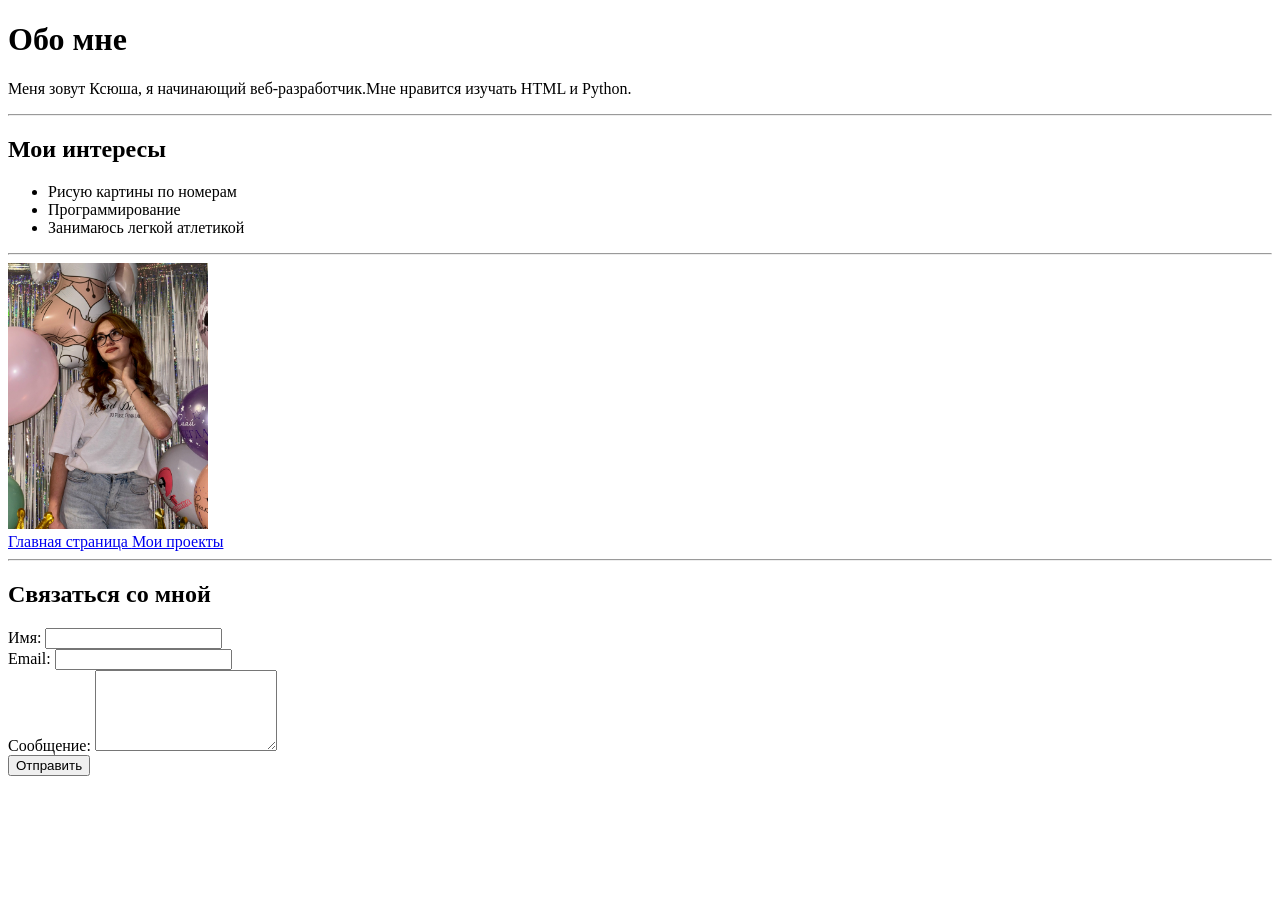
<file: laba1/index.html>
<!DOCTYPE html>
<html lang="ru">
<head>
    <meta charset="UTF-8">
    <title>Title</title>
</head>
<body>
    <h1> Обо мне</h1>
        <p> Меня зовут Ксюша, я начинающий веб-разработчик.Мне нравится изучать HTML и Python.</p>
    <hr>
    <h2>Мои интересы</h2>
    <ul>
        <li>Рисую картины по номерам</li>
        <li>Программирование</li>
        <li>Занимаюсь легкой атлетикой</li>
    </ul>
    <hr>
    <img src = "../.idea/gg.jpg" alt = "Фотография милашки" width = "200">
    <nav>
        <a href ="index.html"> Главная страница </a>
        <a href ="progect.html"> Мои проекты</a>
    </nav>
    <hr>
    <h2>Связаться со мной</h2>
    <form action="/send-message.php" method="post">
        <label>Имя: <input type="text" name="name" required></label><br>
        <label>Email: <input type="email" name="email" required></label><br>
        <label>Сообщение: <textarea name="message" rows="5"></textarea></label><br>
        <input type="submit" value="Отправить">
    </form>
</body>
</html>
</file>
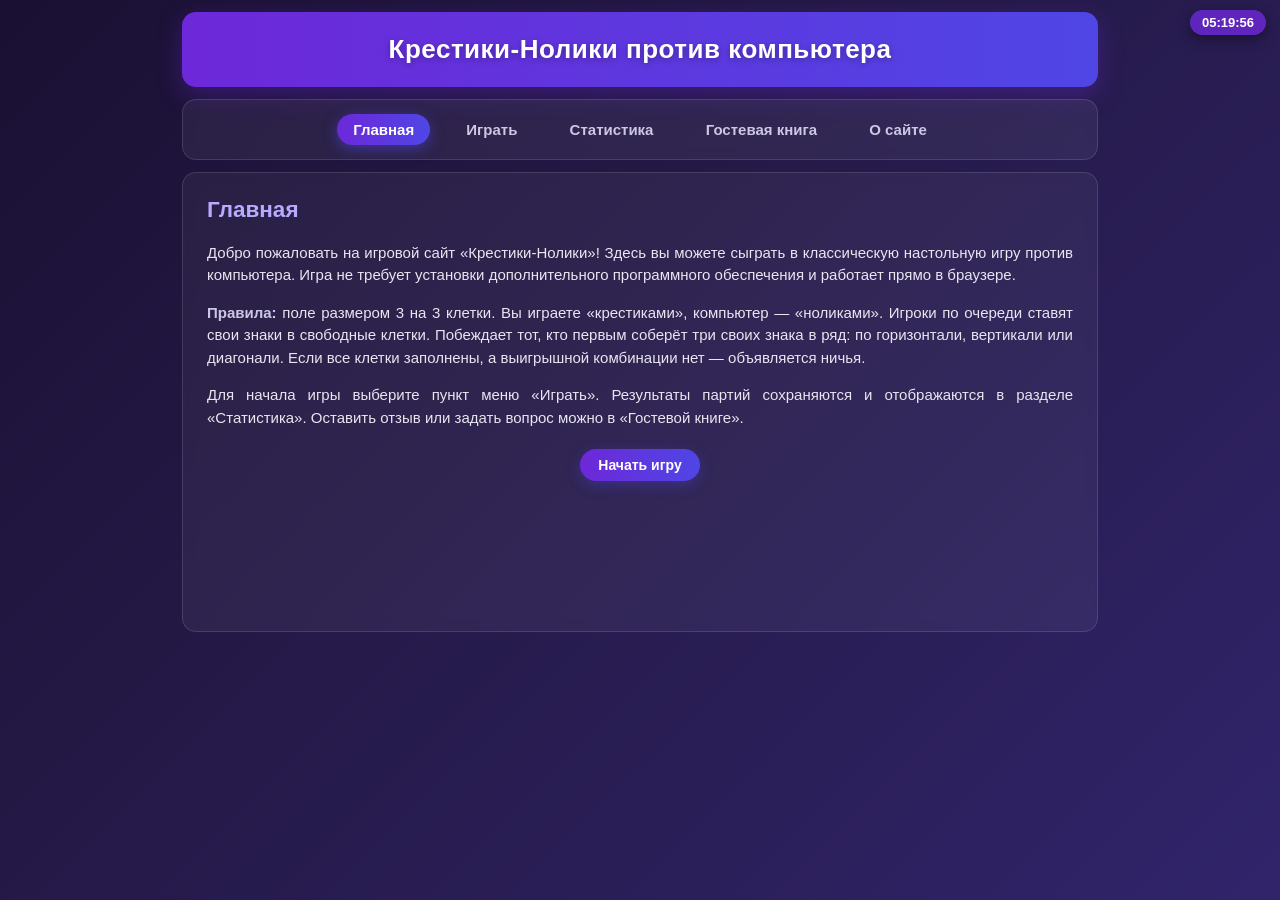
<file: Курсовая_Крестики-Нолики/index.html>
<!DOCTYPE html>
<html lang="ru">
<head>
<meta charset="utf-8">
<title>Крестики-Нолики против компьютера</title>
<style>
/* ===== Новый дизайн: тёмная тема с сине-фиолетовым акцентом ===== */
* { box-sizing: border-box; }
body {
  margin: 0;
  background: linear-gradient(135deg, #1a1033 0%, #241946 40%, #31246b 100%);
  background-attachment: fixed;
  font-family: "Segoe UI", Arial, sans-serif;
  font-size: 15px;
  color: #e8e6f0;
}
.wrap { max-width: 940px; margin: 0 auto; padding: 12px; }

/* Шапка */
.shapka {
  background: linear-gradient(90deg, #6d28d9, #4f46e5);
  color: #ffffff;
  text-align: center;
  padding: 22px;
  border-radius: 14px;
  box-shadow: 0 8px 24px rgba(109, 40, 217, 0.35);
}
.shapka h1 { margin: 0; font-size: 26px; letter-spacing: 0.5px; font-weight: 700; text-shadow: 0 2px 6px rgba(0,0,0,0.3); }

/* Меню */
.menu {
  background: rgba(255,255,255,0.06);
  border: 1px solid rgba(255,255,255,0.12);
  padding: 10px;
  text-align: center;
  margin-top: 12px;
  border-radius: 14px;
  backdrop-filter: blur(6px);
}
.menu a {
  display: inline-block;
  color: #cdc7e6;
  text-decoration: none;
  margin: 4px 8px;
  font-weight: 600;
  padding: 7px 16px;
  border-radius: 20px;
  transition: all 0.2s;
}
/* Динамический эффект CSS: изменение ссылки при наведении */
.menu a:hover { color: #fff; background: linear-gradient(90deg, #6d28d9, #4f46e5); }
.menu a.active { background: linear-gradient(90deg, #6d28d9, #4f46e5); color: #fff; box-shadow: 0 4px 14px rgba(79,70,229,0.5); }

/* Контент */
.content {
  background: rgba(255,255,255,0.05);
  border: 1px solid rgba(255,255,255,0.12);
  border-radius: 14px;
  margin-top: 12px;
  padding: 24px;
  min-height: 460px;
  backdrop-filter: blur(6px);
}
.content h2 { color: #b7aaff; margin-top: 0; font-weight: 700; }
.content p  { text-align: justify; line-height: 1.5; }
.content b { color: #cdc7e6; }
.content ul li { margin: 6px 0; }

/* Часы (динамический эффект через JS) */
.clock {
  position: fixed; top: 10px; right: 14px;
  color: #fff; font-weight: 600; font-size: 13px;
  background: rgba(109,40,217,0.8); padding: 5px 12px; border-radius: 20px;
  box-shadow: 0 4px 14px rgba(0,0,0,0.4);
  z-index: 50;
}

/* ===== Игровое поле ===== */
.board { text-align: center; margin-top: 12px; }
.board-row { display: flex; justify-content: center; flex-wrap: wrap; }
.cell {
  width: 110px; height: 110px;
  margin: 5px;
  background: rgba(0,0,0,0.25);
  border: 2px solid rgba(183,170,255,0.4);
  border-radius: 14px;
  font-size: 68px; line-height: 106px;
  text-align: center; cursor: pointer;
  color: #b7aaff; font-weight: 700;
  user-select: none;
  transition: all 0.15s;
}
.cell:hover:not(.filled) { background: rgba(109,40,217,0.25); border-color: #8b5cf6; transform: scale(1.03); }
.cell.filled { cursor: default; }
.cell.comp { color: #f472b6; }
.status { font-size: 18px; font-weight: 700; color: #e0d9ff; text-align: center; margin: 14px 0 4px; min-height: 24px; }
.score { font-size: 16px; color: #cdc7e6; text-align: center; margin-bottom: 6px; font-weight: 600; }
.player-bar { text-align: center; margin: 12px 0; }
.player-bar input {
  padding: 7px 10px; font-size: 14px;
  border: 1px solid rgba(183,170,255,0.4); border-radius: 8px;
  background: rgba(0,0,0,0.3); color: #fff; font-family: inherit; outline: none;
}
.player-bar input:focus { border-color: #8b5cf6; }
.btn {
  padding: 8px 18px; font-size: 14px; font-family: inherit; font-weight: 600;
  background: linear-gradient(90deg, #6d28d9, #4f46e5);
  color: #fff; border: none; border-radius: 20px;
  cursor: pointer; transition: all 0.2s; box-shadow: 0 4px 14px rgba(79,70,229,0.35);
}
.btn:hover { transform: translateY(-1px); filter: brightness(1.1); }
.btn.grey { background: rgba(255,255,255,0.15); color: #cdc7e6; box-shadow: none; }
.btn.grey:hover { background: rgba(255,255,255,0.25); color: #fff; }

/* ===== Таблицы ===== */
table.stats { width: 100%; border-collapse: collapse; margin-top: 12px; }
table.stats th, table.stats td { border: 1px solid rgba(183,170,255,0.25); padding: 7px 8px; text-align: center; }
table.stats th { background: rgba(109,40,217,0.35); color: #e0d9ff; }
table.stats tr:nth-child(even) td { background: rgba(255,255,255,0.04); }

/* ===== Гостевая книга ===== */
.guest-form { max-width: 480px; margin: 12px auto 0; }
.guest-form label { display: block; margin: 8px 0 2px; color: #b7aaff; font-weight: 600; }
.guest-form input, .guest-form textarea {
  width: 100%; padding: 7px 10px; font-size: 14px; font-family: inherit;
  border: 1px solid rgba(183,170,255,0.4); border-radius: 8px;
  background: rgba(0,0,0,0.3); color: #fff; outline: none;
}
.guest-form input:focus, .guest-form textarea:focus { border-color: #8b5cf6; }
.guest-form .btn { margin-top: 12px; }
.guest-list { margin-top: 18px; }
.guest-item {
  background: rgba(255,255,255,0.06); border: 1px solid rgba(255,255,255,0.1);
  border-radius: 12px; padding: 12px 14px; margin-bottom: 10px;
}
.guest-item .gname { font-weight: 700; color: #b7aaff; }
.guest-item .gd { font-size: 12px; color: #8b86a3; }
.guest-item .gmsg { margin-top: 5px; text-align: justify; }

/* Поле ввода только кириллица */
#gfam { text-transform: capitalize; }

/* Хвостик (след за мышью) */
#trail { position: fixed; width: 10px; height: 10px; border-radius: 50%;
  background: radial-gradient(circle, #a78bfa, #6d28d9); opacity: 0.7;
  pointer-events: none; z-index: 9999;
  box-shadow: 0 0 12px rgba(139,92,246,0.9); }

.message { text-align: center; font-weight: bold; margin: 8px 0; min-height: 20px; }
.message.ok { color: #4ade80; }
.message.err { color: #fb7185; }
</style>
</head>
<body>

<!-- Часы (динамический эффект) -->
<div class="clock" id="clock"></div>
<!-- Хвостик за мышью (динамический эффект) -->
<div id="trail" style="display:none;"></div>

<div class="wrap">

  <div class="shapka">
    <h1>Крестики-Нолики против компьютера</h1>
  </div>

  <div class="menu">
    <a href="#" data-page="home">Главная</a>
    <a href="#" data-page="game">Играть</a>
    <a href="#" data-page="stats">Статистика</a>
    <a href="#" data-page="guest">Гостевая книга</a>
    <a href="#" data-page="about">О сайте</a>
  </div>

  <div class="content" id="content"></div>

</div>

<script>
/* ===== Хранилище данных (вместо БД MySQL - localStorage) ===== */
var Storage = {
  getGames: function () {
    try { return JSON.parse(localStorage.getItem('xk_games')) || []; }
    catch (e) { return []; }
  },
  saveGames: function (games) {
    localStorage.setItem('xk_games', JSON.stringify(games));
  },
  getGuest: function () {
    try { return JSON.parse(localStorage.getItem('xk_guest')) || []; }
    catch (e) { return []; }
  },
  saveGuest: function (list) {
    localStorage.setItem('xk_guest', JSON.stringify(list));
  }
};

/* ===== Навигация между страницами ===== */
var allPages = document.querySelectorAll('.menu a');
function showPage(name) {
  allPages.forEach(function (a) {
    a.classList.toggle('active', a.getAttribute('data-page') === name);
  });
  if (name === 'home') renderHome();
  else if (name === 'game') renderGame();
  else if (name === 'stats') renderStats();
  else if (name === 'guest') renderGuest();
  else if (name === 'about') renderAbout();
}
allPages.forEach(function (a) {
  a.addEventListener('click', function (e) {
    e.preventDefault();
    showPage(a.getAttribute('data-page'));
  });
});

function renderHome() {
  document.getElementById('content').innerHTML =
    '<h2>Главная</h2>' +
    '<p>Добро пожаловать на игровой сайт «Крестики-Нолики»! Здесь вы можете сыграть ' +
    'в классическую настольную игру против компьютера.' +
    ' Игра не требует установки дополнительного программного обеспечения и работает прямо в браузере.</p>' +
    '<p><b>Правила:</b> поле размером 3 на 3 клетки. Вы играете «крестиками», компьютер — «ноликами». ' +
    'Игроки по очереди ставят свои знаки в свободные клетки. Побеждает тот, кто первым соберёт ' +
    'три своих знака в ряд: по горизонтали, вертикали или диагонали. Если все клетки заполнены, ' +
    'а выигрышной комбинации нет — объявляется ничья.</p>' +
    '<p>Для начала игры выберите пункт меню «Играть». Результаты партий сохраняются и отображаются ' +
    'в разделе «Статистика». Оставить отзыв или задать вопрос можно в «Гостевой книге».</p>' +
    '<p style="text-align:center; margin-top:20px;"><button class="btn" onclick="showPage(\'game\')">Начать игру</button></p>';
}

/* ===== Игра «Крестики-Нолики» ===== */
var field = [0, 0, 0, 0, 0, 0, 0, 0, 0]; // 0 пусто, 1 крестик игрок, 2 нолик компьютер
var playerScore = 0, compScore = 0, drawScore = 0;
var moves = 0, gameOver = false;
var playerMark = 1, compMark = 2;
var linesWin = [[0,1,2],[3,4,5],[6,7,8],[0,3,6],[1,4,7],[2,5,8],[0,4,8],[2,4,6]];

function renderGame() {
  document.getElementById('content').innerHTML =
    '<h2>Игра «Крестики-Нолики»</h2>' +
    '<div class="player-bar">' +
    '  Ваше имя: <input type="text" id="playerName" value="Игрок" maxlength="20">' +
    '  <button class="btn" onclick="newGame()">Новая игра</button>' +
    '</div>' +
    '<div class="score" id="scoreEl">Счёт: вы 0 - 0 компьютер (ничьих 0)</div>' +
    '<div class="status" id="statusEl">Нажмите «Новая игра» для начала партии</div>' +
    '<div class="board" id="boardEl"></div>' +
    '<p style="text-align:center; margin:10px 0 0;"><button class="btn grey" onclick="clearScore()">Сбросить счёт</button></p>';
  syncScore();
  drawBoard();
}

function drawBoard() {
  var b = document.getElementById('boardEl');
  var html = '';
  for (var i = 0; i < 9; i++) {
    html += '<div class="cell" id="cell' + i + '" onclick="playerMove(' + i + ')"></div>';
    if (i === 2 || i === 5) html += '<div style="flex-basis:100%;height:0"></div>';
  }
  b.innerHTML = '<div class="board-row">' + html + '</div>';
  updateField();
}

function syncScore() {
  var s = document.getElementById('scoreEl');
  if (s) s.textContent = 'Счёт: вы ' + playerScore + ' - ' + compScore + ' компьютер (ничьих ' + drawScore + ')';
}

function setStatus(t) {
  var s = document.getElementById('statusEl');
  if (s) s.textContent = t;
}

function newGame() {
  for (var i = 0; i < 9; i++) field[i] = 0;
  moves = 0; gameOver = false;
  drawBoard();
  setStatus('Ваш ход. Нажмите на свободную клетку');
}

function playerMove(idx) {
  if (gameOver) return;
  if (field[idx] !== 0) { setStatus('Эта клетка занята, выберите другую'); return; }
  field[idx] = playerMark; moves++;
  applyCell(idx, playerMark);
  if (checkWin(playerMark)) { endGame(1); return; }
  if (moves === 9) { endGame(0); return; }
  setStatus('Ход компьютера');
  setTimeout(computerMove, 300);
}

function computerMove() {
  var idx = bestMove();
  field[idx] = compMark; moves++;
  applyCell(idx, compMark);
  if (checkWin(compMark)) { endGame(2); return; }
  if (moves === 9) { endGame(0); return; }
  setStatus('Ваш ход. Нажмите на свободную клетку');
}

function applyCell(idx, mark) {
  var el = document.getElementById('cell' + idx);
  el.textContent = mark === 1 ? '✕' : '○';
  el.classList.add('filled');
  if (mark === 2) el.classList.add('comp');
}

function checkWin(m) {
  for (var i = 0; i < linesWin.length; i++) {
    var a = linesWin[i][0], b = linesWin[i][1], c = linesWin[i][2];
    if (field[a] === m && field[b] === m && field[c] === m) return true;
  }
  return false;
}

/* Алгоритм хода компьютера: выигрыш -> блокировка -> центр -> угол -> любая */
function bestMove() {
  var i, j;
  for (i = 0; i < 9; i++)
    if (field[i] === 0) {
      field[i] = compMark;
      if (checkWin(compMark)) { field[i] = 0; return i; }
      field[i] = 0;
    }
  for (i = 0; i < 9; i++)
    if (field[i] === 0) {
      field[i] = playerMark;
      if (checkWin(playerMark)) { field[i] = 0; return i; }
      field[i] = 0;
    }
  if (field[4] === 0) return 4;
  var corners = [0, 2, 6, 8];
  for (j = 0; j < 4; j++) if (field[corners[j]] === 0) return corners[j];
  for (i = 0; i < 9; i++) if (field[i] === 0) return i;
  return 0;
}

function endGame(winner) {
  gameOver = true;
  var name = document.getElementById('playerName').value || 'Игрок';
  var res;
  if (winner === 1) { playerScore++; res = 'Победа'; setStatus('✕ Победа! Поздравляем!'); }
  else if (winner === 2) { compScore++; res = 'Поражение'; setStatus('○ Победил компьютер'); }
  else { drawScore++; res = 'Ничья'; setStatus('Ничья'); }
  syncScore();
  saveGame(name, res, moves);
}

function saveGame(name, result, m) {
  var games = Storage.getGames();
  var now = new Date();
  var date = pad(now.getDate()) + '.' + pad(now.getMonth() + 1) + '.' + now.getFullYear() +
             ' ' + pad(now.getHours()) + ':' + pad(now.getMinutes());
  games.unshift({ name: name, result: result, moves: m, date: date });
  if (games.length > 50) games.length = 50;
  Storage.saveGames(games);
}

function pad(n) { return n < 10 ? '0' + n : '' + n; }

function clearScore() { playerScore = 0; compScore = 0; drawScore = 0; syncScore(); }

/* ===== Статистика ===== */
function renderStats() {
  var games = Storage.getGames();
  var html = '<h2>Статистика игр</h2>';
  if (games.length === 0) {
    html += '<p>Пока сыграно ни одной партии. Перейдите в раздел «Играть».</p>';
  } else {
    html += '<table class="stats"><tr><th>Имя игрока</th><th>Результат</th><th>Ходов</th><th>Дата</th></tr>';
    games.forEach(function (g) {
      html += '<tr><td>' + esc(g.name) + '</td><td>' + esc(g.result) + '</td><td>' + g.moves +
              '</td><td>' + esc(g.date) + '</td></tr>';
    });
    html += '</table>';
  }
  document.getElementById('content').innerHTML = html;
}

/* ===== Гостевая книга ===== */
function renderGuest() {
  var list = Storage.getGuest();
  var items = '';
  list.forEach(function (g) {
    items += '<div class="guest-item"><span class="gname">' + esc(g.fam) +
             '</span> <span class="gd">' + esc(g.date) + '</span>' +
             '<div class="gmsg">' + esc(g.msg) + '</div></div>';
  });
  if (!items) items = '<p style="color:#7a8c80">Сообщений пока нет. Станьте первым!</p>';

  document.getElementById('content').innerHTML =
    '<h2>Гостевая книга</h2>' +
    '<p>Оставьте отзыв о сайте или задайте вопрос. Поля «Фамилия» и «Сообщение» обязательны, ' +
    'адрес электронной почты проверяется на корректность формата.</p>' +
    '<form class="guest-form" name="gf" onsubmit="return submitGuest();">' +
    '  <div class="message" id="gMsg"></div>' +
    '  <label for="gfam">Фамилия</label>' +
    '  <input type="text" id="gfam" name="fam" maxlength="40" placeholder="Ваша фамилия">' +
    '  <label for="gmail">Электронный адрес</label>' +
    '  <input type="text" id="gmail" name="email" maxlength="40" placeholder="you@mail.ru">' +
    '  <label for="gtext">Сообщение</label>' +
    '  <textarea id="gtext" name="msg" rows="4" placeholder="Текст сообщения"></textarea>' +
    '  <button class="btn" type="submit">Отправить</button>' +
    '</form>' +
    '<div class="guest-list">' + items + '</div>';

  // Поле «Фамилия» принимает только кириллицу
  document.getElementById('gfam').addEventListener('input', function () {
    var v = this.value;
    var cleaned = v.replace(/[^а-яА-ЯёЁ\s\-]/g, '');
    if (cleaned !== v) this.value = cleaned;
  });
}

function submitGuest() {
  var fam = document.getElementById('gfam').value.trim();
  var email = document.getElementById('gmail').value.trim();
  var msg = document.getElementById('gtext').value.trim();
  var mBox = document.getElementById('gMsg');
  mBox.className = 'message err';
  if (fam === '' || msg === '') {
    mBox.textContent = 'Заполните все поля'; return false;
  }
  var re = /^[\w.\-]+@[\w.\-]+\.[a-zA-Z]{2,4}$/;
  if (!re.test(email)) {
    mBox.textContent = 'Неверный формат электронного адреса'; return false;
  }
  var now = new Date();
  var date = pad(now.getDate()) + '.' + pad(now.getMonth() + 1) + '.' + now.getFullYear();
  var list = Storage.getGuest();
  list.unshift({ fam: fam, email: email, msg: msg, date: date });
  Storage.saveGuest(list);
  renderGuest();
  return false;
}

/* ===== О сайте ===== */
function renderAbout() {
  document.getElementById('content').innerHTML =
    '<h2>О сайте</h2>' +
    '<p>Игровой Web-сайт «Крестики-Нолики против компьютера» разработан в рамках курсовой работы ' +
    'по дисциплине «WEB-технологии».</p>' +
    '<p><b>Технологии, использованные при разработке:</b></p>' +
    '<ul>' +
    '  <li>HTML — структура Web-страниц;</li>' +
    '  <li>CSS — единый стиль оформления, динамические эффекты (изменение ссылок при наведении);</li>' +
    '  <li>JavaScript — игровая логика, динамические эффекты (часы, «хвостик» за мышью), проверка форм;</li>' +
    '  <li>Хранилище браузера (localStorage) — сохранение статистики и записей гостевой книги.</li>' +
    '</ul>' +
    '<p>Данная версия сайта состоит из одного файла и запускается без Web-сервера. ' +
    'В серверной версии (PHP + MySQL) статистика и гостевая книга хранятся в базе данных, ' +
    'а обработка форм выполняется на стороне сервера.</p>' +
    '<p>Сайт разработан студентом ВГТУ. Спасибо за посещение!</p>';
}

/* ===== Вспомогательные ===== */
function esc(s) {
  return String(s).replace(/&/g, '&amp;').replace(/</g, '&lt;').replace(/>/g, '&gt;')
                  .replace(/"/g, '&quot;');
}

/* ===== Текущее время (динамический эффект) ===== */
function tickClock() {
  var el = document.getElementById('clock');
  var now = new Date();
  el.textContent = pad(now.getHours()) + ':' + pad(now.getMinutes()) + ':' + pad(now.getSeconds());
}
setInterval(tickClock, 1000);

/* ===== «Хвостик» — след за мышью (динамический эффект) ===== */
(function () {
  var trail = document.getElementById('trail');
  var timer = null;
  document.addEventListener('mousemove', function (e) {
    trail.style.display = 'block';
    trail.style.left = (e.clientX - 4) + 'px';
    trail.style.top = (e.clientY - 4) + 'px';
    clearTimeout(timer);
    timer = setTimeout(function () { trail.style.display = 'none'; }, 1500);
  });
})();

/* ===== Старт: показываем главную и запускаем часы ===== */
tickClock();
showPage('home');
</script>
</body>
</html>
</file>
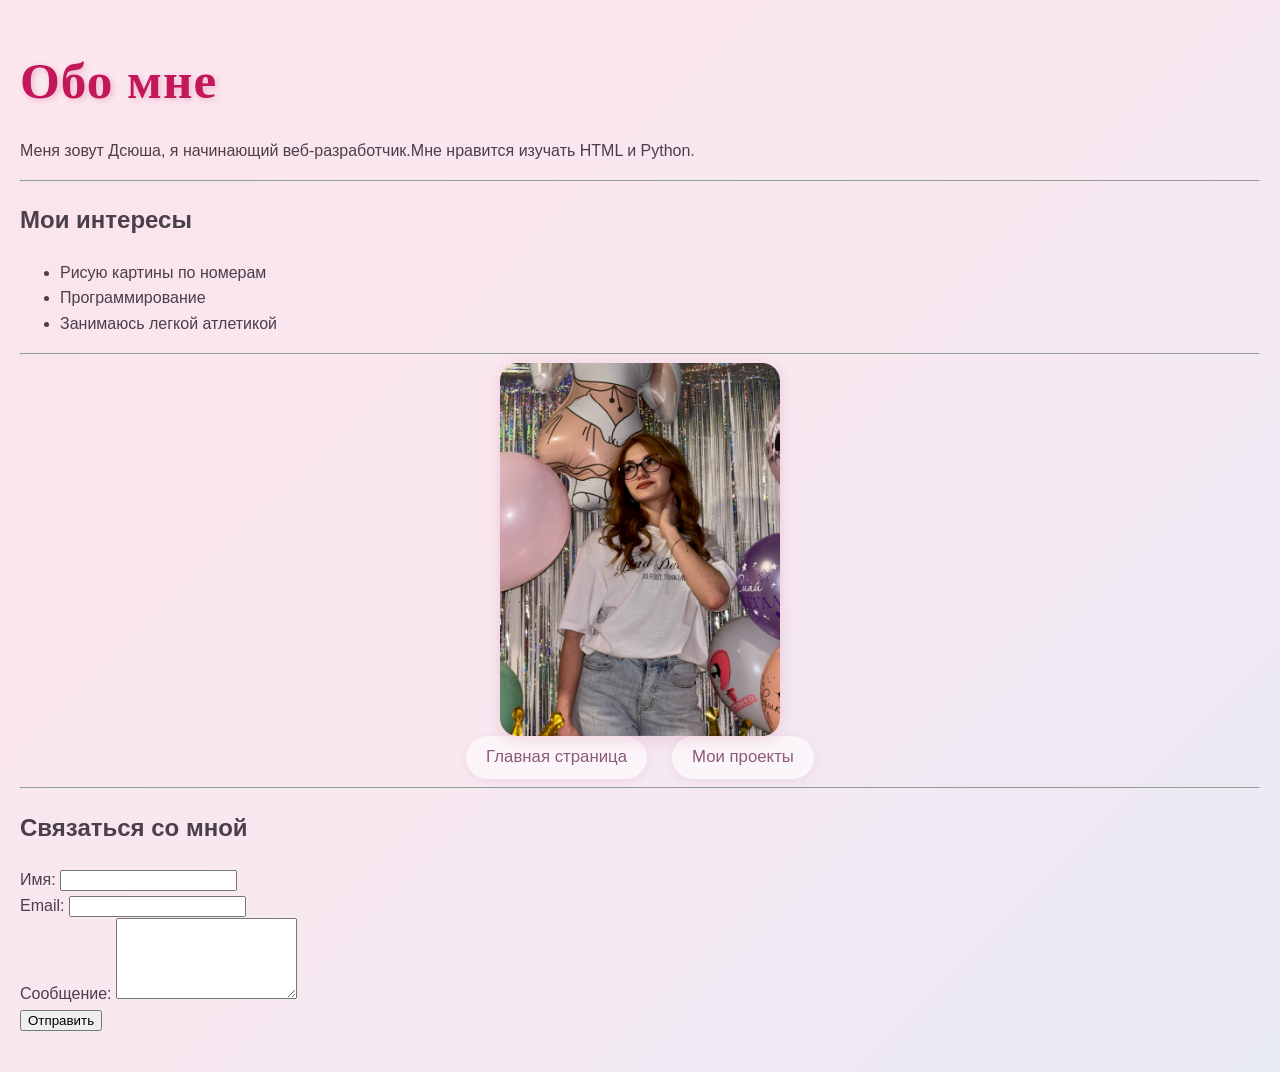
<file: лаба портфолио/index.html>
<!DOCTYPE html>
<html lang="ru">
<head>
    <meta charset="UTF-8">
    <title>Title</title>
    <link rel="stylesheet" href="style.css">
</head>
<body>
<h1> Обо мне</h1>
<p> Меня зовут Дсюша, я начинающий веб-разработчик.Мне нравится изучать HTML и Python.</p>
<hr>
<h2>Мои интересы</h2>
<ul>
    <li>Рисую картины по номерам</li>
    <li>Программирование</li>
    <li>Занимаюсь легкой атлетикой</li>
</ul>
<hr>
<img src = "../.idea/gg.jpg" alt = "Фотография милашки" width = "200">
<nav>
    <a href ="index2.html"> Главная страница </a>
    <a href ="progect2.html"> Мои проекты</a>
</nav>
<hr>
<h2>Связаться со мной</h2>
<form action="/send-message.php" method="post">
    <label>Имя: <input type="text" name="name" required></label><br>
    <label>Email: <input type="email" name="email" required></label><br>
    <label>Сообщение: <textarea name="message" rows="5"></textarea></label><br>
    <input type="submit" value="Отправить">
</form>
<script src="script.js"></script>
</body>
</html>
</file>
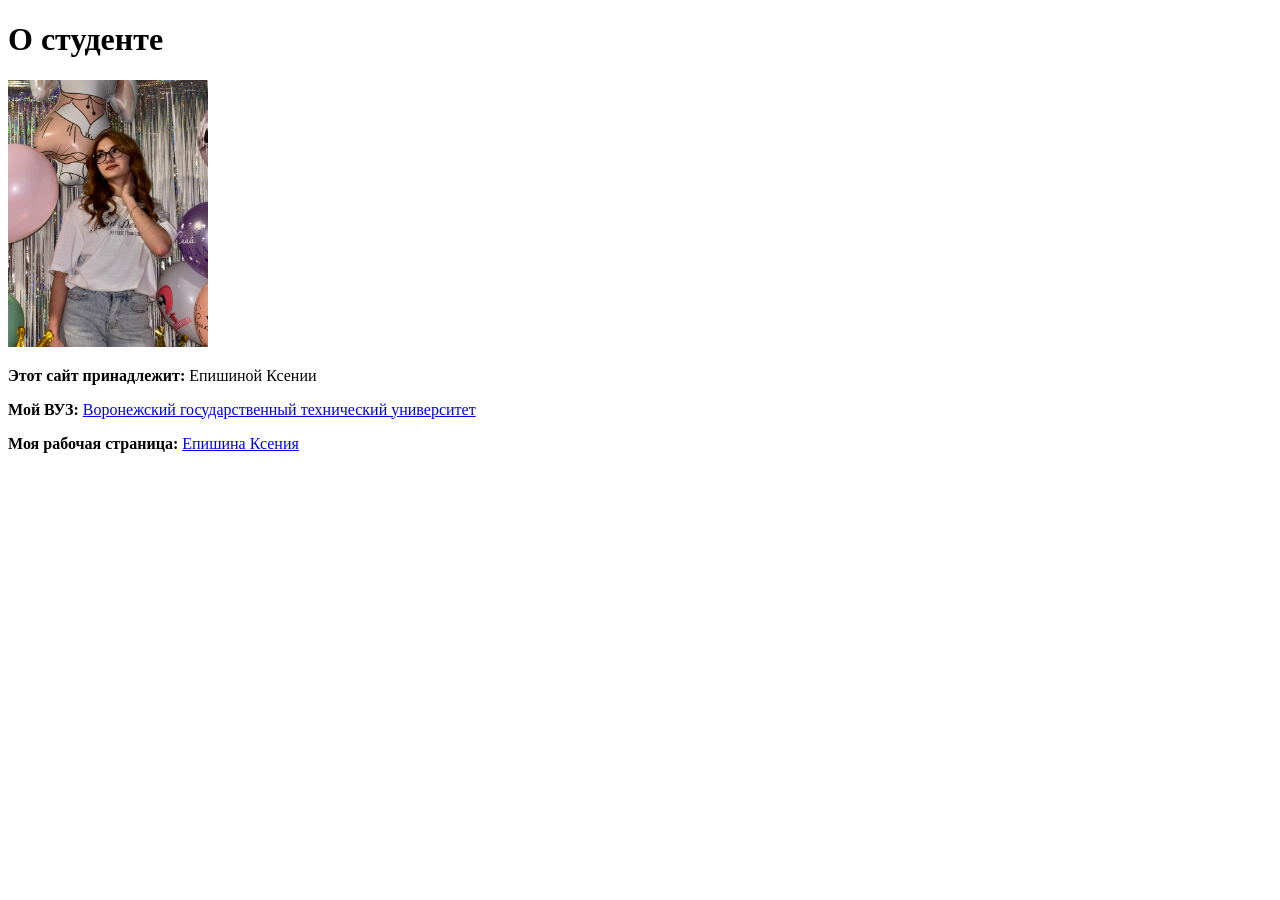
<file: gg.html>
<!DOCTYPE html>
<html lang="ru">
<head>
    <meta charset="UTF-8">
    <title>Title</title>
</head>
<body>
    <h1> О студенте</h1>
        <img src = ".idea/gg.jpg" alt = "Фото студента" width = "200">
            <p><b>Этот сайт принадлежит:</b> Епишиной Ксении</p>
    <p><b>Мой ВУЗ:</b>
        <a href="https://cchgeu.ru" target="_blank">Воронежский государственный технический университет</a>
    </p>
    <p><b> Моя рабочая страница:</b>
        <a href="https://vk.ru/kssirw_ks" target="_blank"> Епишина Ксения</a>
    </p>
</body>
</html>
</file>
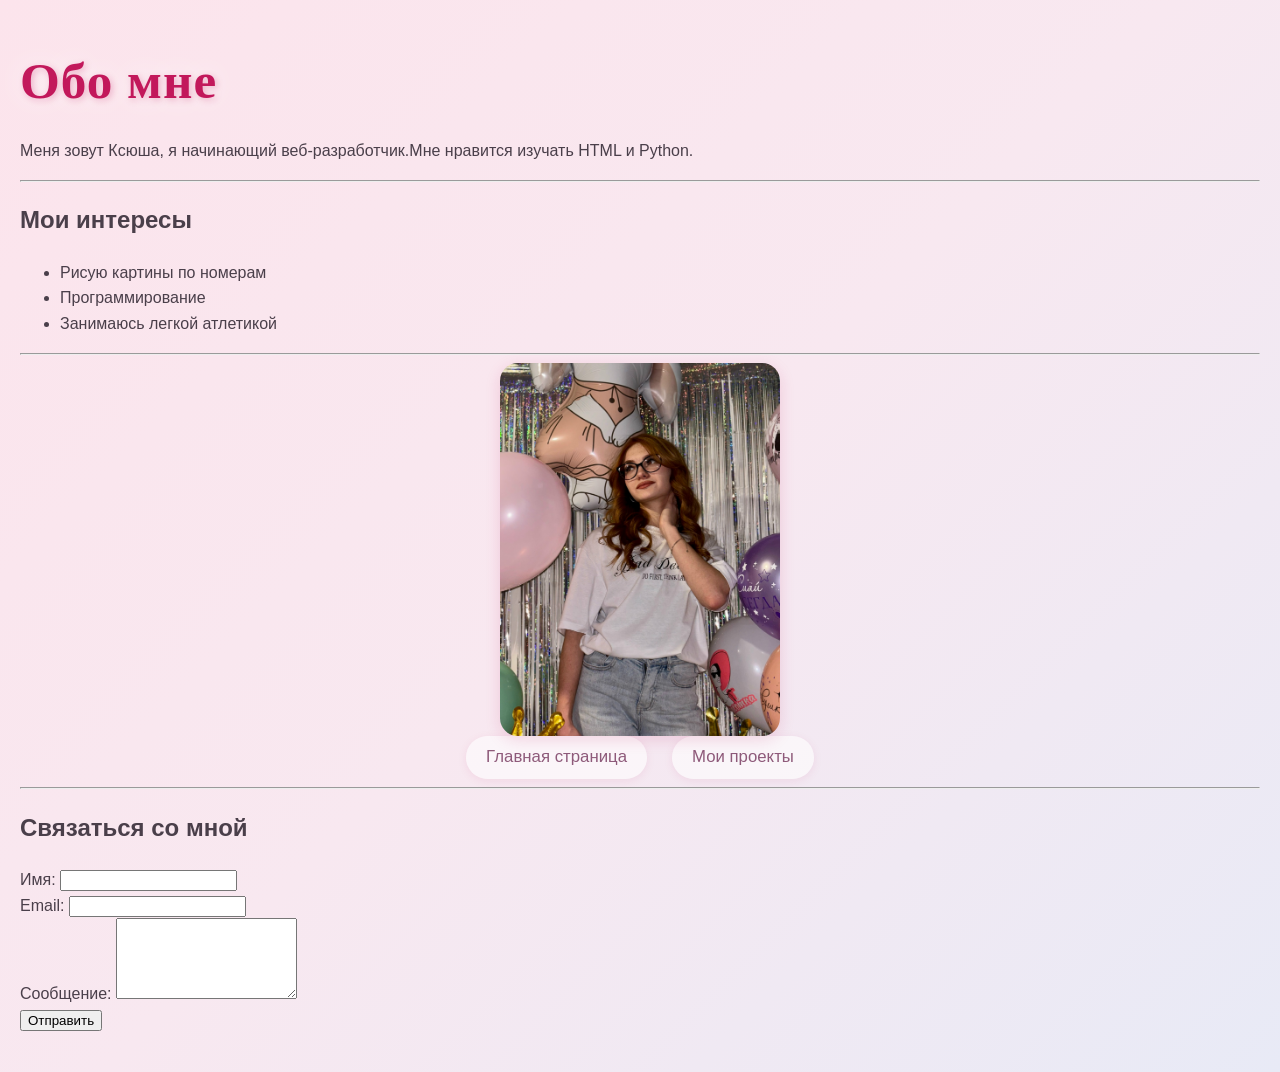
<file: laba 2/index2.html>
<!DOCTYPE html>
<html lang="ru">
<head>
    <meta charset="UTF-8">
    <title>Title</title>
    <link rel="stylesheet" href="css.life.css">
</head>
<body>
<h1> Обо мне</h1>
<p> Меня зовут Ксюша, я начинающий веб-разработчик.Мне нравится изучать HTML и Python.</p>
<hr>
<h2>Мои интересы</h2>
<ul>
    <li>Рисую картины по номерам</li>
    <li>Программирование</li>
    <li>Занимаюсь легкой атлетикой</li>
</ul>
<hr>
<img src = "../.idea/gg.jpg" alt = "Фотография милашки" width = "200">
<nav>
    <a href ="index2.html"> Главная страница </a>
    <a href ="progect2.html"> Мои проекты</a>
</nav>
<hr>
<h2>Связаться со мной</h2>
<form action="/send-message.php" method="post">
    <label>Имя: <input type="text" name="name" required></label><br>
    <label>Email: <input type="email" name="email" required></label><br>
    <label>Сообщение: <textarea name="message" rows="5"></textarea></label><br>
    <input type="submit" value="Отправить">
</form>
</body>
</html>
</file>
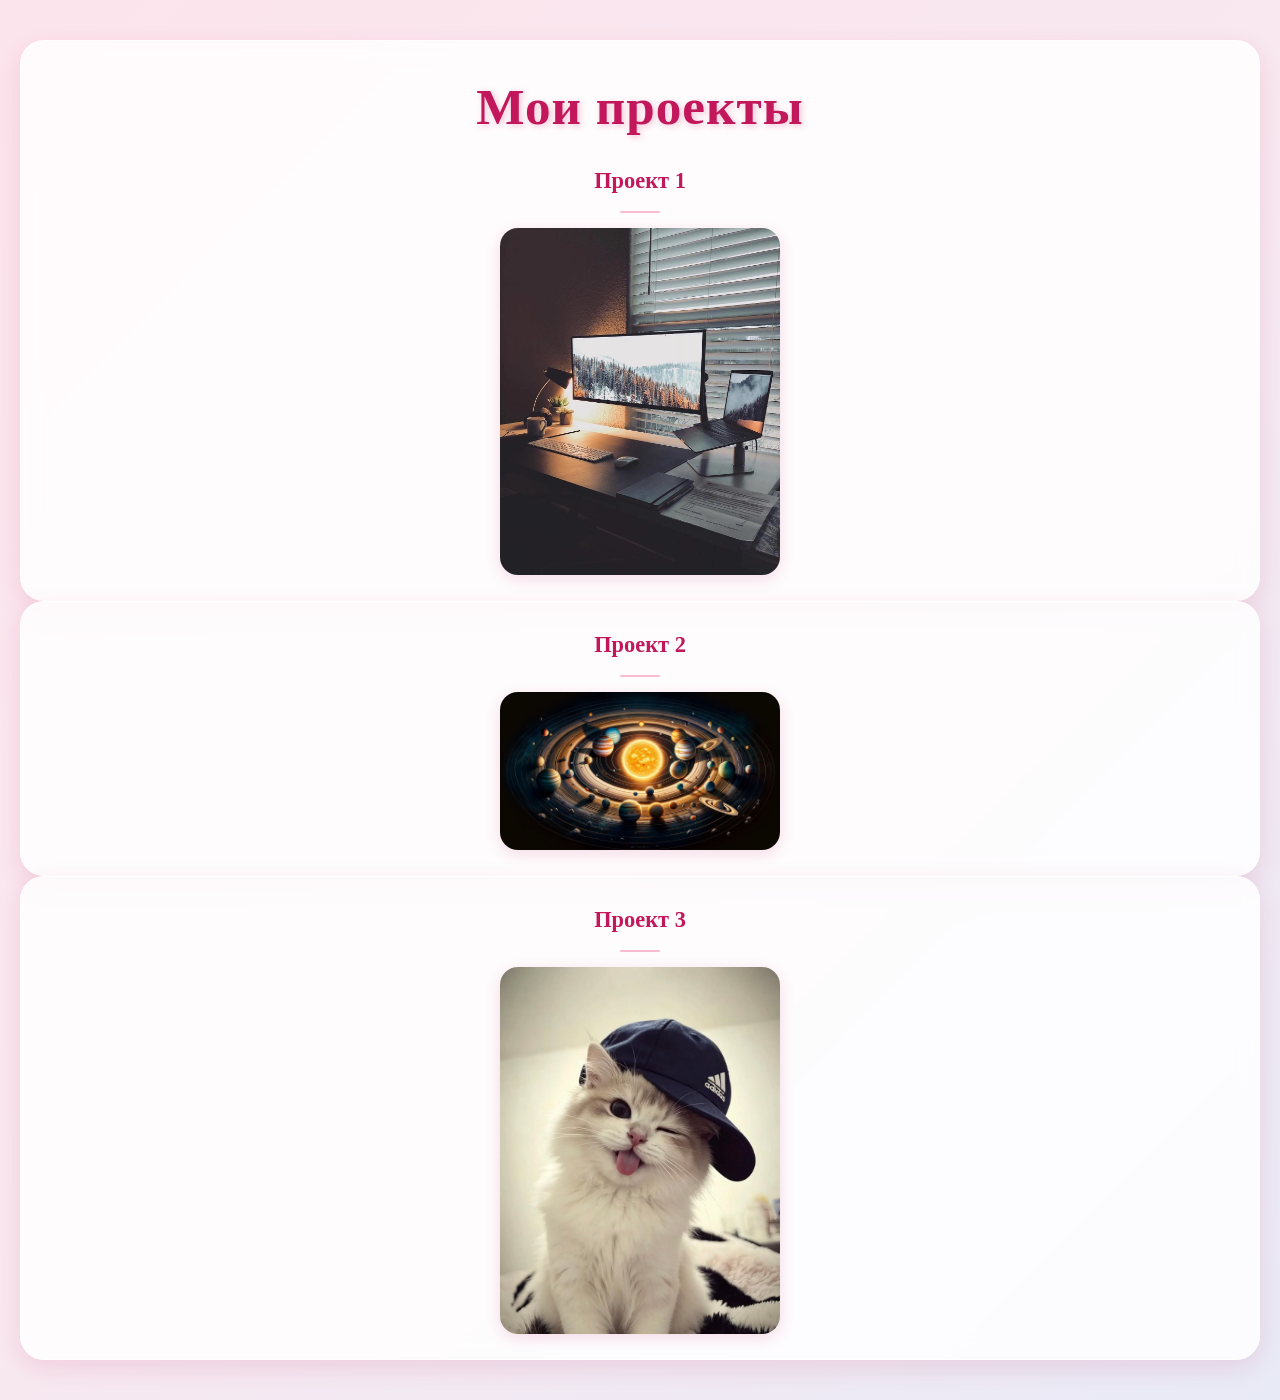
<file: laba 2/progect2.html>
<!DOCTYPE html>
<html lang="ru">
<head>
    <meta charset="UTF-8">
    <title>Title</title>
    <link rel="stylesheet" href="css.life.css">
</head>
<body>
<article>
    <h1> Мои проекты</h1>
    <p>Проект 1 </p>
    <img src = "../.idea/komp.jpg" alt = "проект 1" width = "300">
</article>

<article>
    <p>Проект 2 </p>
    <img src = "../.idea/kosmos.jpg" alt = "проект 2" width = "300">
</article>

<article>
    <p>Проект 3 </p>
    <img src = "../.idea/picture.jpg" alt = "проект 3" width = "300">
</article>

</body>
</html>
</file>
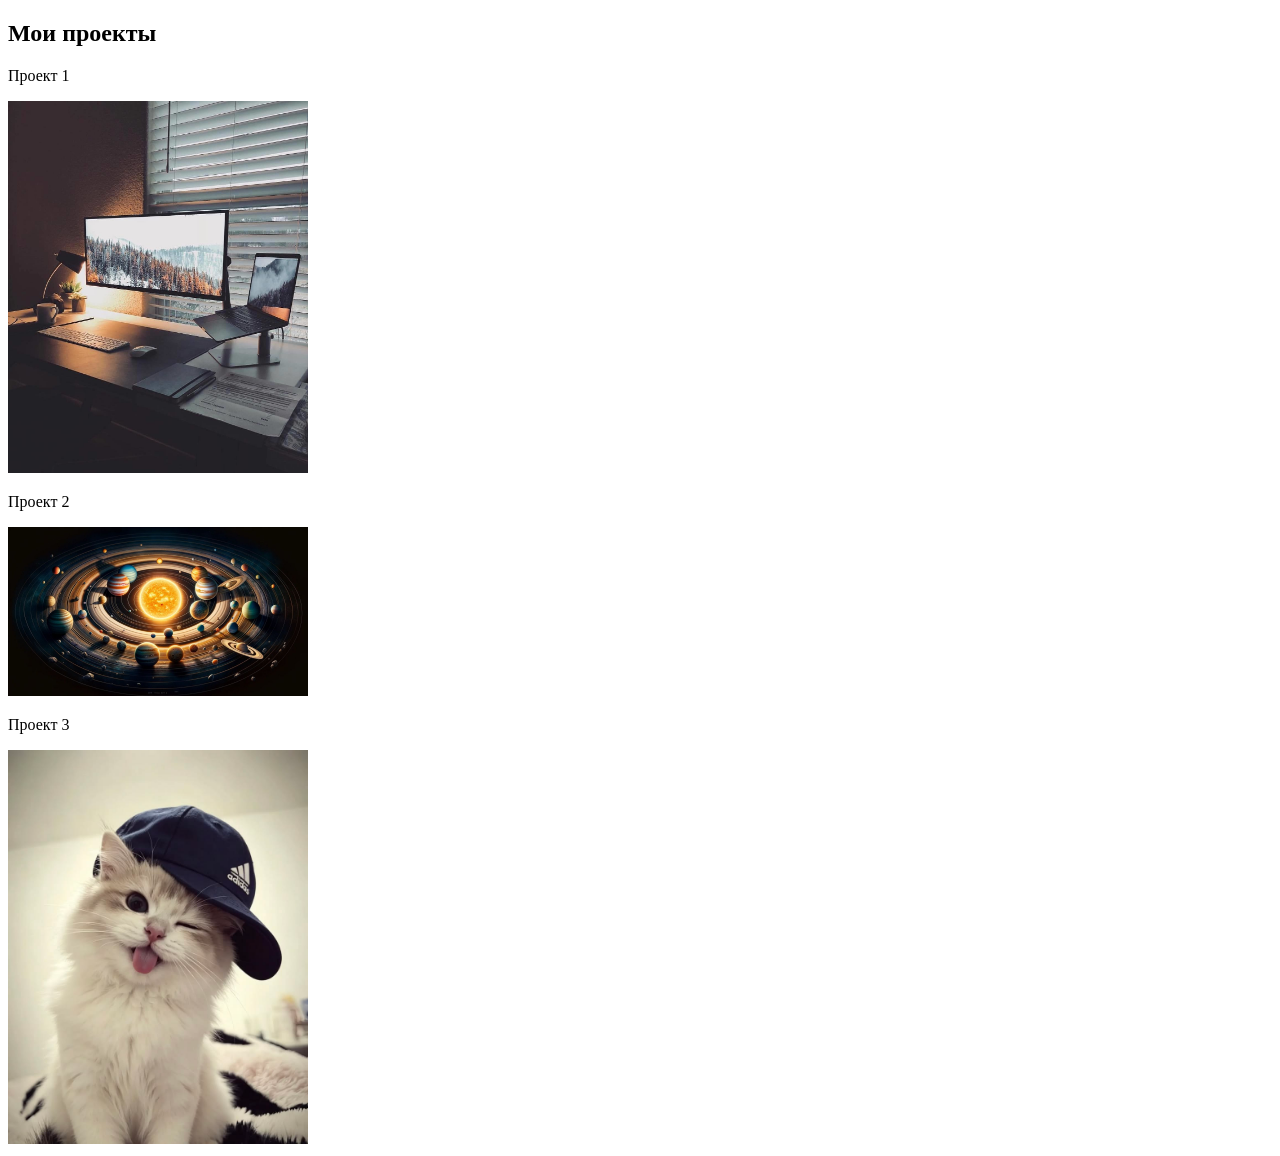
<file: laba1/progect.html>
<!DOCTYPE html>
<html lang="ru">
<head>
    <meta charset="UTF-8">
    <title>Title</title>
</head>
<body>
    <article>
        <h1> Мои проекты</h1>
        <p>Проект 1 </p>
        <img src = "../.idea/komp.jpg" alt = "проект 1" width = "300">
    </article>

    <article>
        <p>Проект 2 </p>
    <img src = "../.idea/kosmos.jpg" alt = "проект 2" width = "300">
    </article>

    <article>
        <p>Проект 3 </p>
    <img src = "../.idea/picture.jpg" alt = "проект 3" width = "300">
    </article>

</body>
</html>
</file>
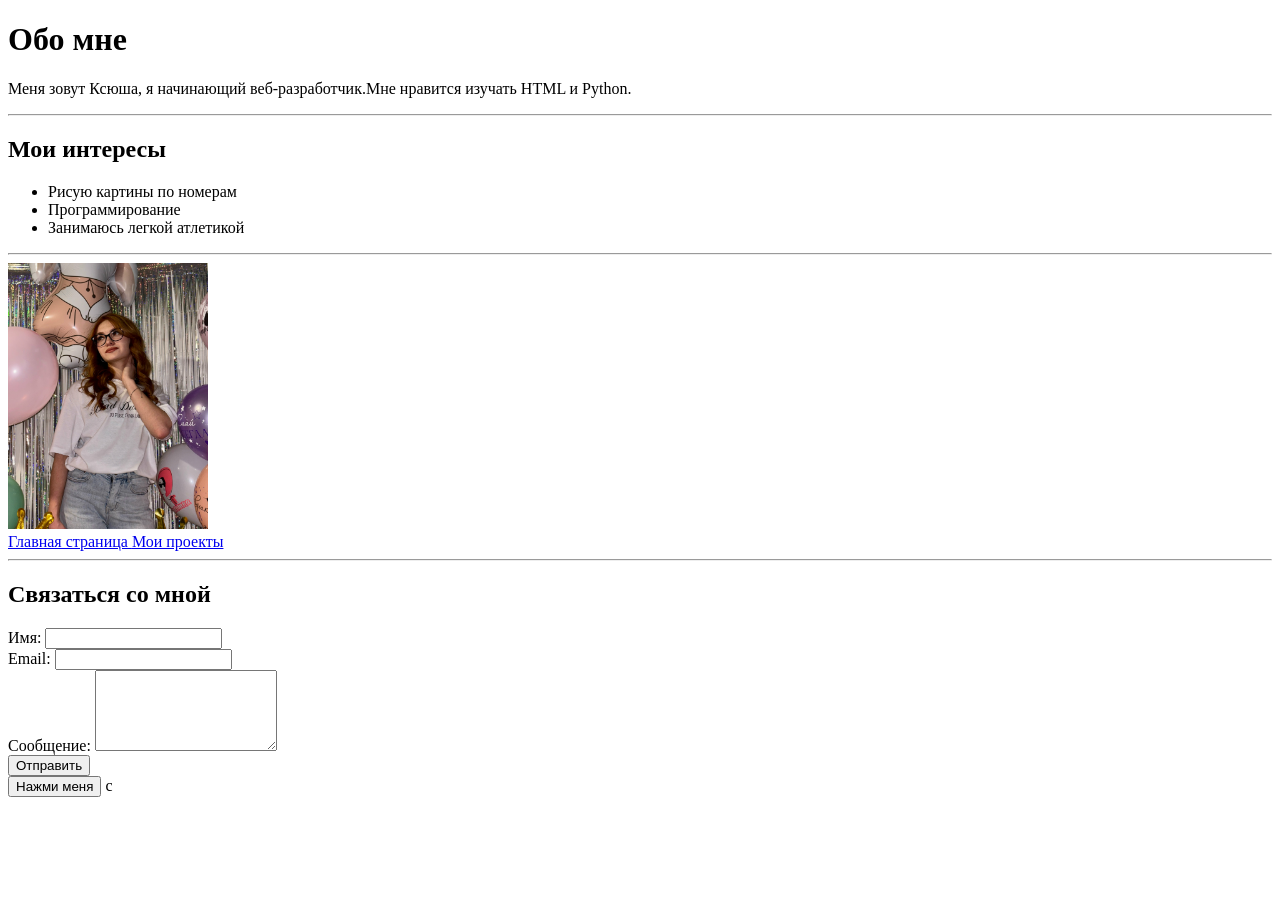
<file: laba3.1/index3.html>
<!DOCTYPE html>
<html lang="ru">
<head>
    <meta charset="UTF-8">
    <title>Title</title>
</head>
<body>
<h1> Обо мне</h1>
<p> Меня зовут Ксюша, я начинающий веб-разработчик.Мне нравится изучать HTML и Python.</p>
<hr>
<h2>Мои интересы</h2>
<ul>
    <li>Рисую картины по номерам</li>
    <li>Программирование</li>
    <li>Занимаюсь легкой атлетикой</li>
</ul>
<hr>
<img src = "../.idea/gg.jpg" alt = "Фотография милашки" width = "200">
<nav>
    <a href ="index.html"> Главная страница </a>
    <a href ="progect.html"> Мои проекты</a>
</nav>
<hr>
<h2>Связаться со мной</h2>
<form action="/send-message.php" method="post">
    <label>Имя: <input type="text" name="name" required></label><br>
    <label>Email: <input type="email" name="email" required></label><br>
    <label>Сообщение: <textarea name="message" rows="5"></textarea></label><br>
    <input type="submit" value="Отправить">
</form>
<button id="myBtn">Нажми меня</button>
c
</body>
</html>
</file>
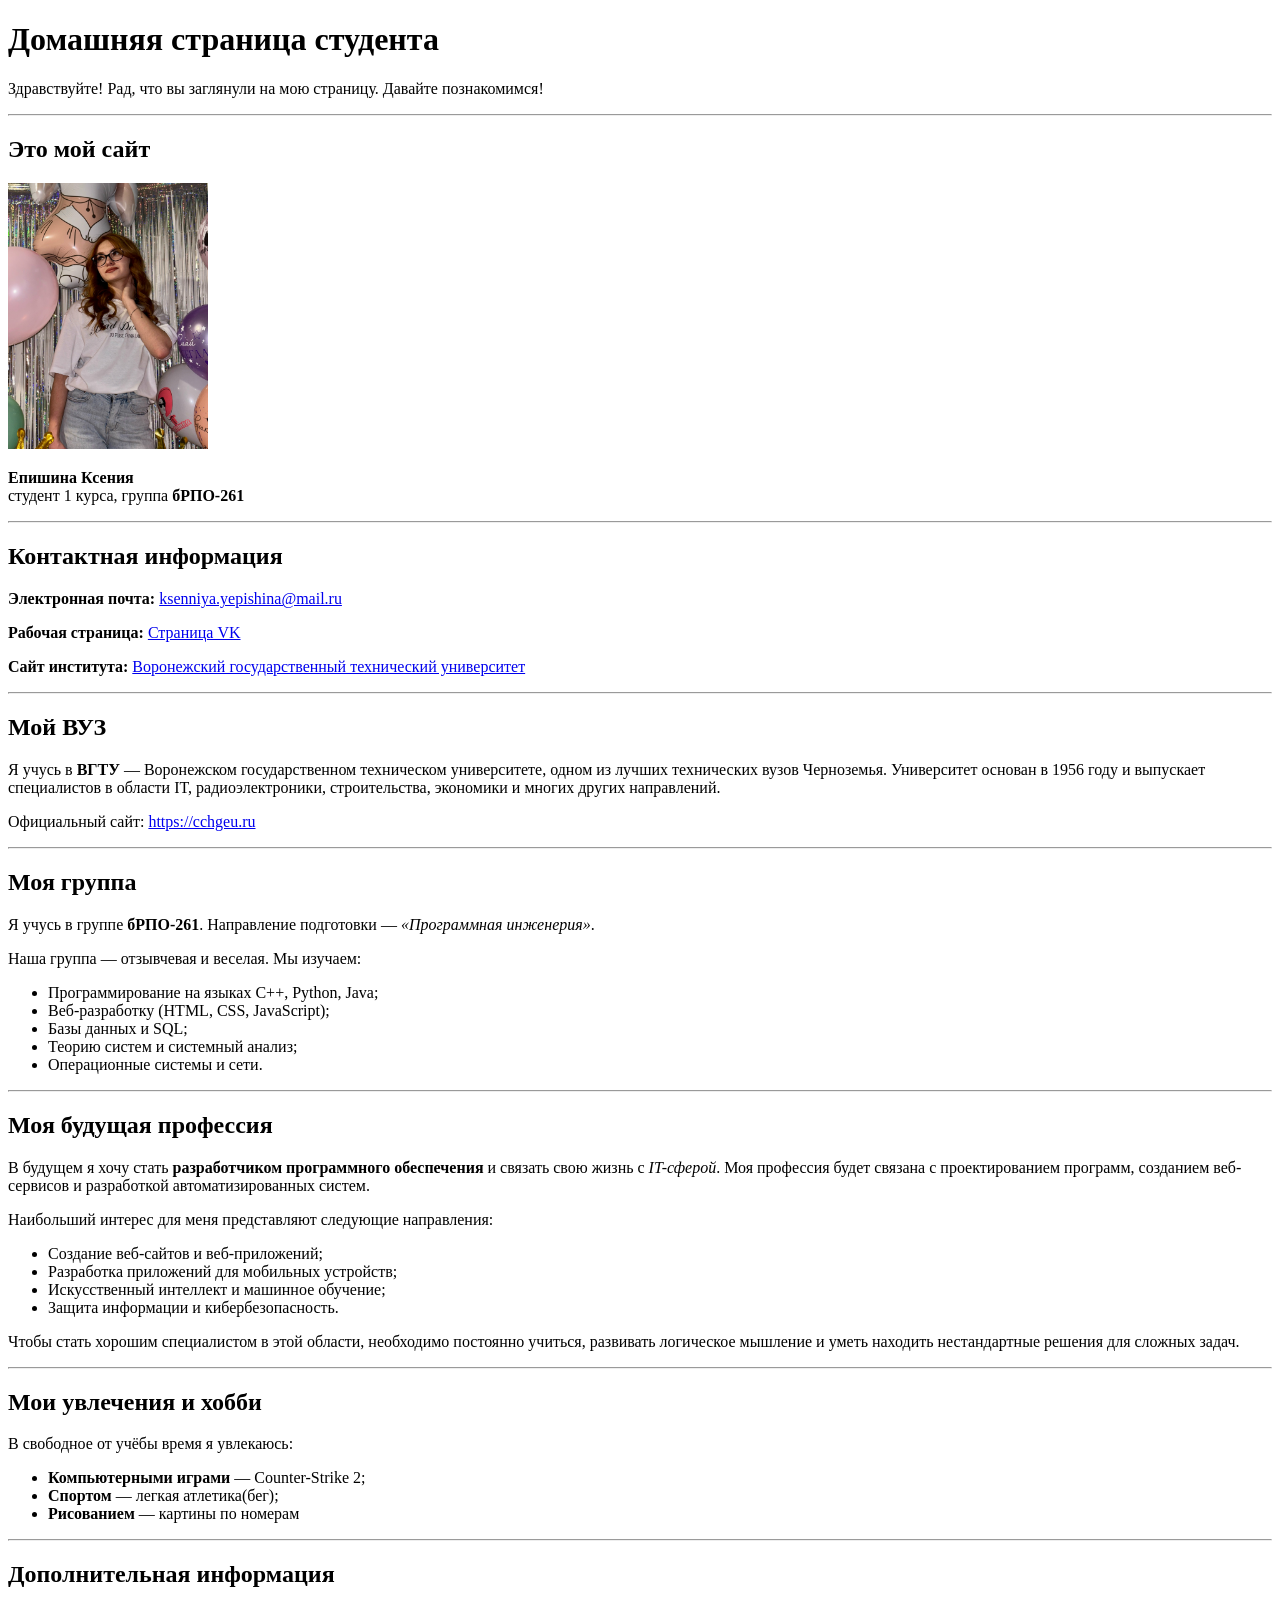
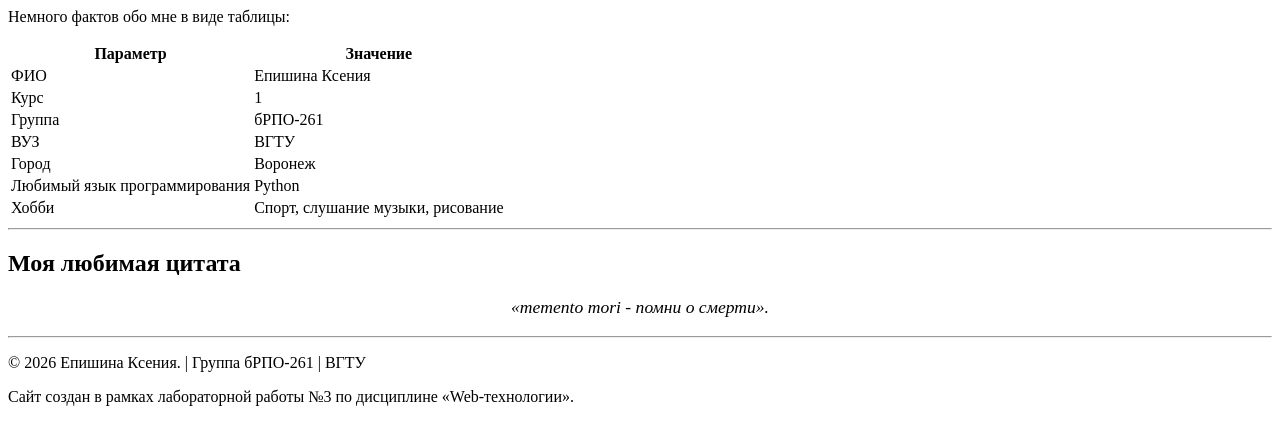
<file: laba3/laba3.html>
<!DOCTYPE html>
<html lang="ru">
<head>
    <meta charset="UTF-8">
    <title>Title</title>
</head>
<body>
    <h1>Домашняя страница студента</h1>
    <p <b>Здравствуйте! Рад, что вы заглянули на мою страницу. Давайте познакомимся!</b>
    </p>

    <hr>

    <h2>Это мой сайт</h2>
    <img src = "../.idea/gg.jpg" alt = "Фото студента" width = "200">

    <p>
        <b>Епишина Ксения</b> <br>
        студент 1 курса, группа <b>бРПО-261</b>
    </p>

    <hr>

    <h2>Контактная информация</h2>
    <div class="info-block">
        <p><b>Электронная почта:</b>
            <a href="mailto:ksenniya.yepishina@mail.ru">ksenniya.yepishina@mail.ru</a>
        </p>
        <p><b>Рабочая страница:</b>
            <a href="https://vk.ru/kssirw_ks" target="_blank"> Страница VK</a>
        </p>
        <p><b>Сайт института:</b>
            <a href="https://cchgeu.ru" target="_blank">Воронежский государственный технический университет</a>
        </p>
    </div>

    <hr>

    <h2>Мой ВУЗ</h2>
    <div class="info-block">
        <p>
            Я учусь в <b>ВГТУ</b> — Воронежском государственном техническом университете,
            одном из лучших технических вузов Черноземья. Университет основан в 1956 году
            и выпускает специалистов в области IT, радиоэлектроники, строительства, экономики
            и многих других направлений.
        </p>
        <p>
            Официальный сайт:
            <a href="https://cchgeu.ru" target="_blank">https://cchgeu.ru</a>
        </p>
    </div>

    <hr>

    <h2>Моя группа</h2>
    <div class="info-block">
        <p>
            Я учусь в группе <b>бРПО-261</b>. Направление подготовки —
            <i>«Программная инженерия»</i>.
        </p>
        <p>Наша группа — отзывчевая и веселая. Мы изучаем:</p>
        <ul>
            <li>Программирование на языках C++, Python, Java;</li>
            <li>Веб-разработку (HTML, CSS, JavaScript);</li>
            <li>Базы данных и SQL;</li>
            <li>Теорию систем и системный анализ;</li>
            <li>Операционные системы и сети.</li>
        </ul>
    </div>

    <hr>

    <h2>Моя будущая профессия</h2>
    <div class="info-block">
        <p>
            В будущем я хочу стать <b>разработчиком программного обеспечения</b>
            и связать свою жизнь с <i>IT-сферой</i>. Моя профессия будет связана
            с проектированием программ, созданием веб-сервисов и разработкой
            автоматизированных систем.
        </p>
        <p>Наибольший интерес для меня представляют следующие направления:</p>
        <ul>
            <li>Создание веб-сайтов и веб-приложений;</li>
            <li>Разработка приложений для мобильных устройств;</li>
            <li>Искусственный интеллект и машинное обучение;</li>
            <li>Защита информации и кибербезопасность.</li>
        </ul>
        <p>
            Чтобы стать хорошим специалистом в этой области, необходимо
            постоянно учиться, развивать логическое мышление и уметь
            находить нестандартные решения для сложных задач.
        </p>
    </div>

    <hr>

    <h2>Мои увлечения и хобби</h2>
    <div class="info-block">
        <p>В свободное от учёбы время я увлекаюсь:</p>
        <ul>
            <li><b>Компьютерными играми</b> — Counter-Strike 2;</li>
            <li><b>Спортом</b> — легкая атлетика(бег);</li>
            <li><b>Рисованием</b> — картины по номерам</li>
        </ul>
    </div>

    <hr>

    <h2>Дополнительная информация</h2>
    <div class="info-block">
        <p>Немного фактов обо мне в виде таблицы:</p>
        <table>
            <tr>
                <th>Параметр</th>
                <th>Значение</th>
            </tr>
            <tr>
                <td>ФИО</td>
                <td>Епишина Ксения</td>
            </tr>
            <tr>
                <td>Курс</td>
                <td>1</td>
            </tr>
            <tr>
                <td>Группа</td>
                <td>бРПО-261</td>
            </tr>
            <tr>
                <td>ВУЗ</td>
                <td>ВГТУ</td>
            </tr>
            <tr>
                <td>Город</td>
                <td>Воронеж</td>
            </tr>
            <tr>
                <td>Любимый язык программирования</td>
                <td>Python</td>
            </tr>
            <tr>
                <td>Хобби</td>
                <td>Спорт, слушание музыки, рисование</td>
            </tr>
        </table>
    </div>

    <hr>

    <h2>Моя любимая цитата</h2>
    <div class="info-block">
        <p style="font-style:italic; text-align:center; font-size:1.1em;">
            «memento mori - помни о смерти».
        </p>
    </div>

    <hr>

    <div class="footer">
        <p>
            &copy; 2026 Епишина Ксения. | Группа бРПО-261 | ВГТУ
        </p>
        <p>
            Сайт создан в рамках лабораторной работы №3 по дисциплине
            «Web-технологии».
        </p>
    </div>

</body>
</html>
</file>
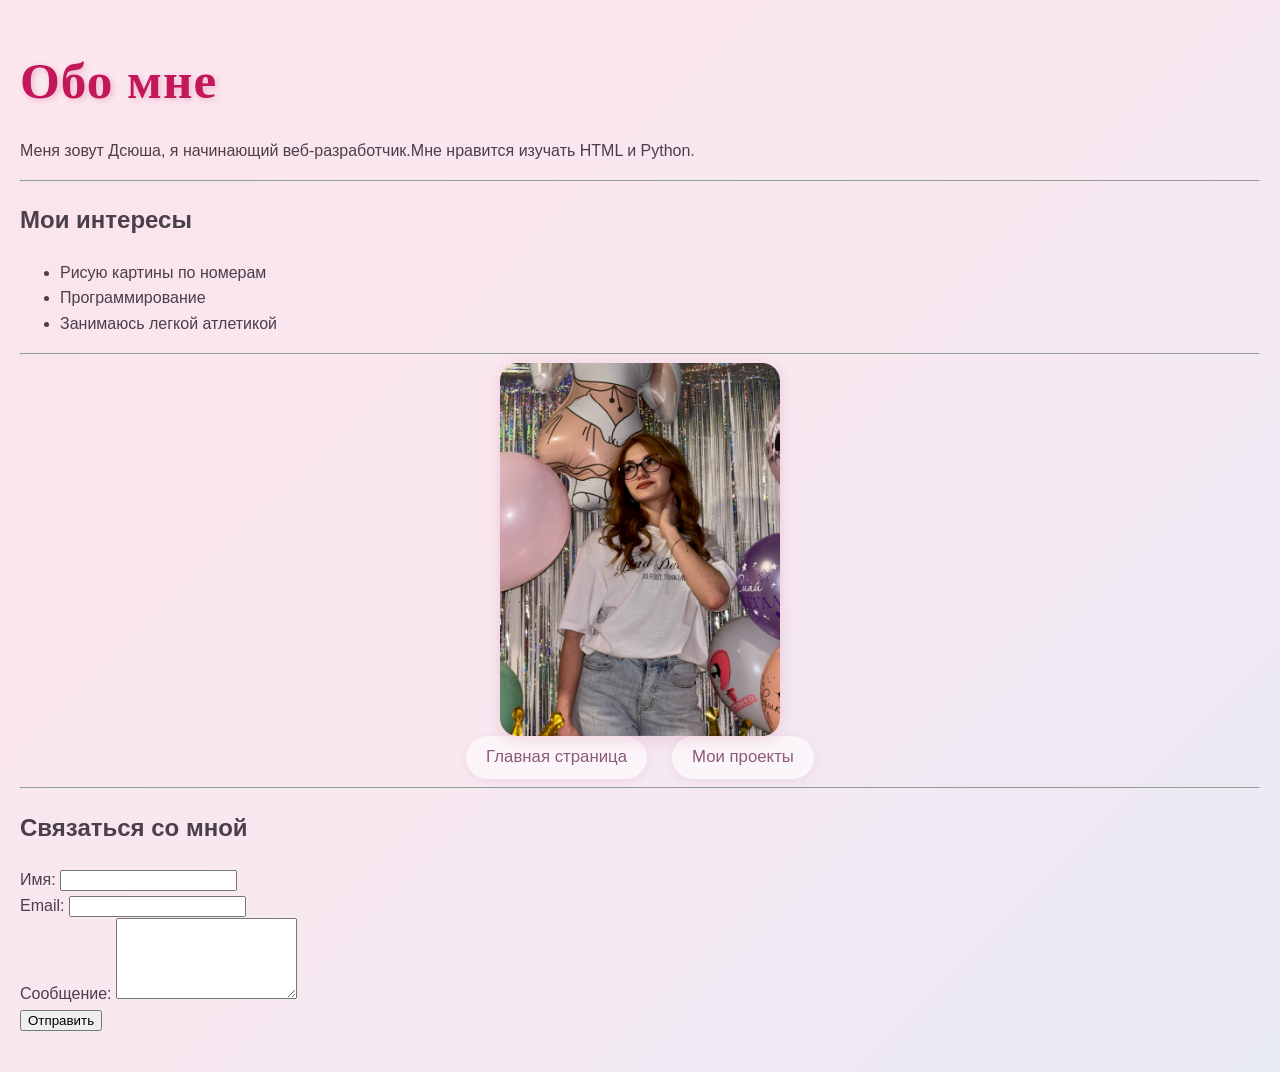
<file: laba4/laba4.html>
<!DOCTYPE html>
<html lang="ru">
<head>
    <meta charset="UTF-8">
    <title>Title</title>
    <link rel="stylesheet" href="laba4.css">
</head>
<body>
<h1> Обо мне</h1>
<p> Меня зовут Дсюша, я начинающий веб-разработчик.Мне нравится изучать HTML и Python.</p>
<hr>
<h2>Мои интересы</h2>
<ul>
    <li>Рисую картины по номерам</li>
    <li>Программирование</li>
    <li>Занимаюсь легкой атлетикой</li>
</ul>
<hr>
<img src = "../.idea/gg.jpg" alt = "Фотография милашки" width = "200">
<nav>
    <a href ="index2.html"> Главная страница </a>
    <a href ="progect2.html"> Мои проекты</a>
</nav>
<hr>
<h2>Связаться со мной</h2>
<form action="/send-message.php" method="post">
    <label>Имя: <input type="text" name="name" required></label><br>
    <label>Email: <input type="email" name="email" required></label><br>
    <label>Сообщение: <textarea name="message" rows="5"></textarea></label><br>
    <input type="submit" value="Отправить">
</form>
<script src="laba4.js"></script>
</body>
</html>
</file>
<file: лаба портфолио/style.css>
body {margin: 0;padding: 40px 20px;font-family: 'Montserrat', sans-serif;font-weight: 400;
    color: #4a3f4a;
    background: linear-gradient(135deg, #fce4ec 0%, #f8e8f0 50%, #e8eaf6 100%);
    min-height: 100vh;
    line-height: 1.6;}

header {text-align: center;margin-bottom: 50px;}

h1 {font-family: 'Playfair Display', serif;font-size: 3.2em;font-weight: 700;color: #c2185b;margin: 0 0 15px;
    letter-spacing: 1px;
    text-shadow: 2px 2px 6px rgba(194, 24, 91, 0.25),
    0 0 30px rgba(255, 255, 255, 0.8);}


nav {display: flex;justify-content: center;gap: 25px;flex-wrap: wrap;}
nav a {text-decoration: none;color: #8e5a7a;font-weight: 500;font-size: 1.05em;padding: 8px 20px;border-radius: 25px;
    background: rgba(255, 255, 255, 0.6);
    transition: all 0.3s ease;
    box-shadow: 0 2px 10px rgba(194, 24, 91, 0.08);}
nav a:hover {background: #f8bbd0;color: #fff;transform: translateY(-2px);box-shadow: 0 6px 15px rgba(194, 24, 91, 0.25);}
main {max-width: 950px;margin: 0 auto;display: grid;grid-template-columns: repeat(auto-fit, minmax(280px, 1fr));gap: 30px;}
article {background: rgba(255, 255, 255, 0.85);
    border-radius: 24px;
    padding: 25px 20px;
    text-align: center;
    box-shadow: 0 8px 25px rgba(194, 24, 91, 0.12);
    transition: transform 0.35s ease, box-shadow 0.35s ease;
    backdrop-filter: blur(10px);
    border: 1px solid rgba(255, 255, 255, 0.9);
    position: relative;
    overflow: hidden;}
article::before {content: '';position: absolute;
    top: -50%;
    left: -50%;
    width: 200%;
    height: 200%;
    background: radial-gradient(circle, rgba(248, 187, 208, 0.4) 0%, transparent 70%);
    opacity: 0;
    transition: opacity 0.5s ease;
    pointer-events: none;}

article:hover {transform: translateY(-8px);box-shadow: 0 15px 35px rgba(194, 24, 91, 0.22);}
article:hover::before {opacity: 1;}

article h2,
article p:first-of-type {font-family: 'Playfair Display', serif;font-size: 1.4em;font-weight: 600;color: #c2185b;
    margin: 0 0 15px;
    position: relative;
    z-index: 1;}
article p:first-of-type::after {
    content: '';
    display: block;
    width: 40px;
    height: 2px;
    background: #f8bbd0;
    margin: 12px auto 0;
    border-radius: 2px;}
img {width: 100%;
    max-width: 280px;
    height: auto;
    border-radius: 18px;
    display: block;
    margin: 0 auto;
    box-shadow: 0 4px 15px rgba(194, 24, 91, 0.15);
    transition: transform 0.4s ease, box-shadow 0.4s ease;
    position: relative;
    z-index: 1;}
img:hover {transform: scale(1.04);box-shadow: 0 8px 25px rgba(194, 24, 91, 0.3);}
</file>
<file: laba 2/css.life.css>
body {margin: 0;padding: 40px 20px;font-family: 'Montserrat', sans-serif;font-weight: 400;
    color: #4a3f4a;
    background: linear-gradient(135deg, #fce4ec 0%, #f8e8f0 50%, #e8eaf6 100%);
    min-height: 100vh;
    line-height: 1.6;}

header {text-align: center;margin-bottom: 50px;}

h1 {font-family: 'Playfair Display', serif;font-size: 3.2em;font-weight: 700;color: #c2185b;margin: 0 0 15px;
    letter-spacing: 1px;
    text-shadow: 2px 2px 6px rgba(194, 24, 91, 0.25),
    0 0 30px rgba(255, 255, 255, 0.8);}


nav {display: flex;justify-content: center;gap: 25px;flex-wrap: wrap;}
nav a {text-decoration: none;color: #8e5a7a;font-weight: 500;font-size: 1.05em;padding: 8px 20px;border-radius: 25px;
    background: rgba(255, 255, 255, 0.6);
    transition: all 0.3s ease;
    box-shadow: 0 2px 10px rgba(194, 24, 91, 0.08);}
nav a:hover {background: #f8bbd0;color: #fff;transform: translateY(-2px);box-shadow: 0 6px 15px rgba(194, 24, 91, 0.25);}
main {max-width: 950px;margin: 0 auto;display: grid;grid-template-columns: repeat(auto-fit, minmax(280px, 1fr));gap: 30px;}
article {background: rgba(255, 255, 255, 0.85);
    border-radius: 24px;
    padding: 25px 20px;
    text-align: center;
    box-shadow: 0 8px 25px rgba(194, 24, 91, 0.12);
    transition: transform 0.35s ease, box-shadow 0.35s ease;
    backdrop-filter: blur(10px);
    border: 1px solid rgba(255, 255, 255, 0.9);
    position: relative;
    overflow: hidden;}
article::before {content: '';position: absolute;
    top: -50%;
    left: -50%;
    width: 200%;
    height: 200%;
    background: radial-gradient(circle, rgba(248, 187, 208, 0.4) 0%, transparent 70%);
    opacity: 0;
    transition: opacity 0.5s ease;
    pointer-events: none;}

article:hover {transform: translateY(-8px);box-shadow: 0 15px 35px rgba(194, 24, 91, 0.22);}
article:hover::before {opacity: 1;}

article h2,
article p:first-of-type {font-family: 'Playfair Display', serif;font-size: 1.4em;font-weight: 600;color: #c2185b;
    margin: 0 0 15px;
    position: relative;
    z-index: 1;}
article p:first-of-type::after {
    content: '';
    display: block;
    width: 40px;
    height: 2px;
    background: #f8bbd0;
    margin: 12px auto 0;
    border-radius: 2px;}
img {width: 100%;
    max-width: 280px;
    height: auto;
    border-radius: 18px;
    display: block;
    margin: 0 auto;
    box-shadow: 0 4px 15px rgba(194, 24, 91, 0.15);
    transition: transform 0.4s ease, box-shadow 0.4s ease;
    position: relative;
    z-index: 1;}
img:hover {transform: scale(1.04);box-shadow: 0 8px 25px rgba(194, 24, 91, 0.3);}
</file>
<file: laba4/laba4.css>
body {margin: 0;padding: 40px 20px;font-family: 'Montserrat', sans-serif;font-weight: 400;
    color: #4a3f4a;
    background: linear-gradient(135deg, #fce4ec 0%, #f8e8f0 50%, #e8eaf6 100%);
    min-height: 100vh;
    line-height: 1.6;}

header {text-align: center;margin-bottom: 50px;}

h1 {font-family: 'Playfair Display', serif;font-size: 3.2em;font-weight: 700;color: #c2185b;margin: 0 0 15px;
    letter-spacing: 1px;
    text-shadow: 2px 2px 6px rgba(194, 24, 91, 0.25),
    0 0 30px rgba(255, 255, 255, 0.8);}


nav {display: flex;justify-content: center;gap: 25px;flex-wrap: wrap;}
nav a {text-decoration: none;color: #8e5a7a;font-weight: 500;font-size: 1.05em;padding: 8px 20px;border-radius: 25px;
    background: rgba(255, 255, 255, 0.6);
    transition: all 0.3s ease;
    box-shadow: 0 2px 10px rgba(194, 24, 91, 0.08);}
nav a:hover {background: #f8bbd0;color: #fff;transform: translateY(-2px);box-shadow: 0 6px 15px rgba(194, 24, 91, 0.25);}
main {max-width: 950px;margin: 0 auto;display: grid;grid-template-columns: repeat(auto-fit, minmax(280px, 1fr));gap: 30px;}
article {background: rgba(255, 255, 255, 0.85);
    border-radius: 24px;
    padding: 25px 20px;
    text-align: center;
    box-shadow: 0 8px 25px rgba(194, 24, 91, 0.12);
    transition: transform 0.35s ease, box-shadow 0.35s ease;
    backdrop-filter: blur(10px);
    border: 1px solid rgba(255, 255, 255, 0.9);
    position: relative;
    overflow: hidden;}
article::before {content: '';position: absolute;
    top: -50%;
    left: -50%;
    width: 200%;
    height: 200%;
    background: radial-gradient(circle, rgba(248, 187, 208, 0.4) 0%, transparent 70%);
    opacity: 0;
    transition: opacity 0.5s ease;
    pointer-events: none;}

article:hover {transform: translateY(-8px);box-shadow: 0 15px 35px rgba(194, 24, 91, 0.22);}
article:hover::before {opacity: 1;}

article h2,
article p:first-of-type {font-family: 'Playfair Display', serif;font-size: 1.4em;font-weight: 600;color: #c2185b;
    margin: 0 0 15px;
    position: relative;
    z-index: 1;}
article p:first-of-type::after {
    content: '';
    display: block;
    width: 40px;
    height: 2px;
    background: #f8bbd0;
    margin: 12px auto 0;
    border-radius: 2px;}
img {width: 100%;
    max-width: 280px;
    height: auto;
    border-radius: 18px;
    display: block;
    margin: 0 auto;
    box-shadow: 0 4px 15px rgba(194, 24, 91, 0.15);
    transition: transform 0.4s ease, box-shadow 0.4s ease;
    position: relative;
    z-index: 1;}
img:hover {transform: scale(1.04);box-shadow: 0 8px 25px rgba(194, 24, 91, 0.3);}
</file>
